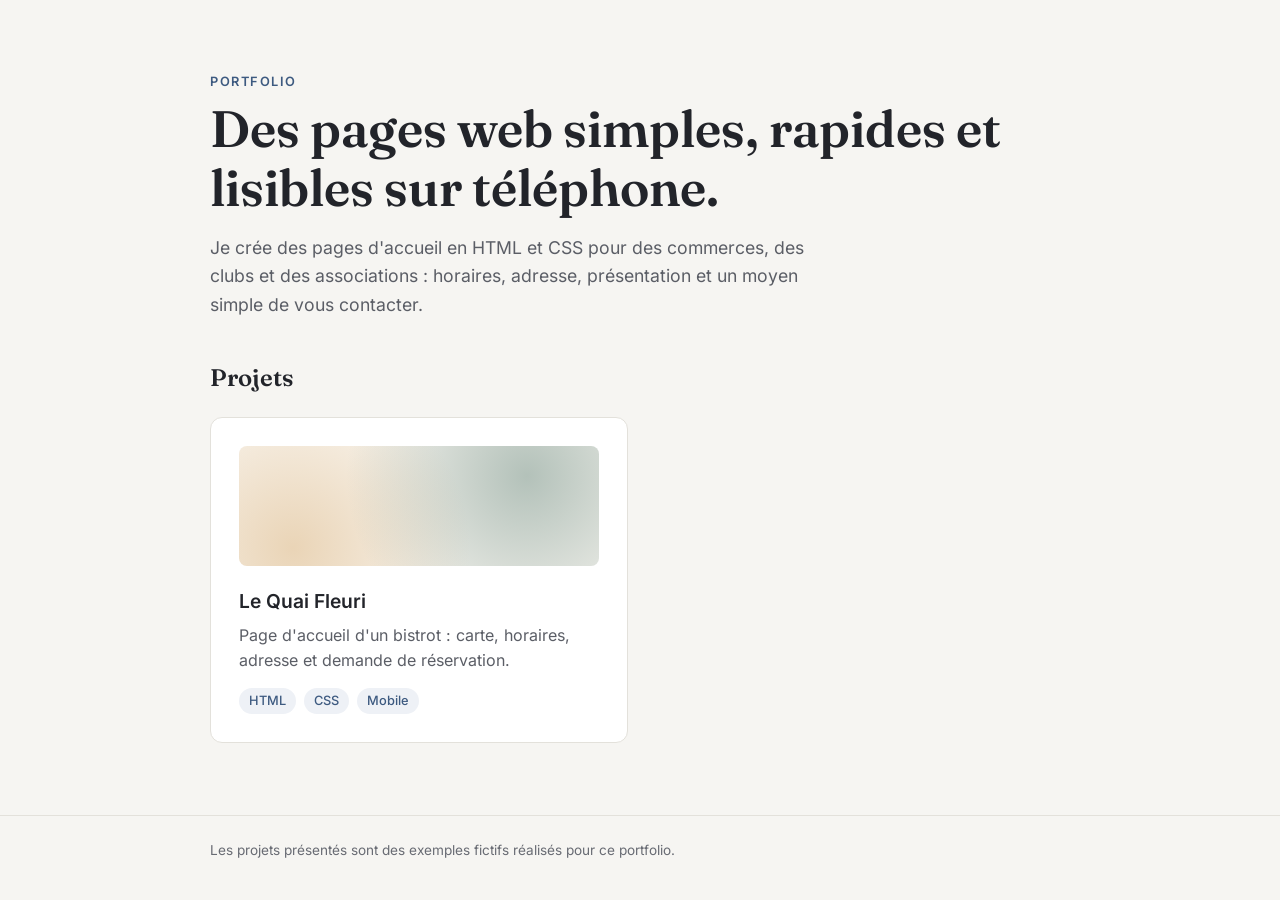
<file: index.html>
<!DOCTYPE html>
<html lang="fr">
<head>
  <meta charset="UTF-8">
  <meta name="viewport" content="width=device-width, initial-scale=1">
  <title>Portfolio — pages web en HTML/CSS</title>
  <meta name="description" content="Exemples de pages web simples, rapides et adaptées au mobile, en HTML et CSS.">

  <!-- Favicon : la petite icône affichée dans l'onglet du navigateur -->
  <link rel="icon" href="favicon.svg" type="image/svg+xml">

  <!-- Aperçu quand on partage le lien (WhatsApp, Instagram, LinkedIn…).
       « og » = Open Graph, le format lu par les réseaux sociaux.
       L'image doit avoir une adresse complète (avec https://). -->
  <meta property="og:type" content="website">
  <meta property="og:title" content="Portfolio — pages web en HTML/CSS">
  <meta property="og:description" content="Des pages web simples, rapides et lisibles sur téléphone.">
  <meta property="og:image" content="https://lemansiteweb.github.io/apercu.png">
  <meta property="og:url" content="https://lemansiteweb.github.io/">
  <!-- Polices copiées dans le site : rien n'est chargé chez Google -->
  <link rel="stylesheet" href="polices/polices.css">

  <!-- Page d'accueil du portfolio : le style est directement ici, car il est court -->
  <style>
    *, *::before, *::after { box-sizing: border-box; }

    body {
      margin: 0;
      font-family: "Inter", Arial, sans-serif;
      line-height: 1.6;
      color: #22242a;
      background: #f6f5f2;
    }

    .conteneur {
      max-width: 900px;
      margin: 0 auto;
      padding: 0 20px;
    }

    header {
      padding: 72px 0 40px;
    }

    .surtitre {
      margin: 0 0 8px;
      font-size: 0.8rem;
      font-weight: 600;
      letter-spacing: 0.12em;
      text-transform: uppercase;
      color: #3d5a80;
    }

    h1 {
      margin: 0 0 16px;
      font-family: "Fraunces", Georgia, serif;
      font-size: clamp(2rem, 6vw, 3.2rem);
      line-height: 1.15;
    }

    .intro {
      max-width: 36em;
      margin: 0;
      font-size: 1.1rem;
      color: #5b5e66;
    }

    h2 {
      margin: 0 0 20px;
      font-family: "Fraunces", Georgia, serif;
      font-size: 1.5rem;
    }

    /* Grille des projets : 1 colonne sur téléphone, 2 sur grand écran */
    .projets {
      display: grid;
      gap: 24px;
      padding-bottom: 72px;
    }

    @media (min-width: 720px) {
      .projets { grid-template-columns: 1fr 1fr; }
    }

    /* Une carte de projet entièrement cliquable */
    .projet {
      display: block;
      padding: 28px;
      background: #fff;
      border: 1px solid #e3e1db;
      border-radius: 12px;
      color: inherit;
      text-decoration: none;
      transition: transform 0.2s, box-shadow 0.2s;
    }

    .projet:hover,
    .projet:focus-visible {
      transform: translateY(-3px);
      box-shadow: 0 10px 24px rgba(0, 0, 0, 0.08);
    }

    /* Aperçu coloré qui rappelle les couleurs du projet */
    .apercu {
      height: 120px;
      margin-bottom: 20px;
      border-radius: 8px;
      background:
        radial-gradient(circle at 80% 25%, rgba(47, 93, 80, 0.35), transparent 60%),
        radial-gradient(circle at 15% 85%, rgba(214, 170, 110, 0.45), transparent 55%),
        #faf7f2;
    }

    .projet h3 {
      margin: 0 0 6px;
      font-size: 1.2rem;
    }

    .projet p {
      margin: 0 0 14px;
      color: #5b5e66;
    }

    .etiquettes {
      display: flex;
      flex-wrap: wrap;
      gap: 8px;
      margin: 0;
      padding: 0;
      list-style: none;
    }

    .etiquettes li {
      padding: 3px 10px;
      border-radius: 999px;
      background: #eef1f6;
      font-size: 0.8rem;
      font-weight: 500;
      color: #3d5a80;
    }

    footer {
      padding: 24px 0;
      border-top: 1px solid #e3e1db;
      font-size: 0.85rem;
      /* Gris assez foncé pour rester lisible : contraste 4,9 (minimum conseillé : 4,5) */
      color: #686b73;
    }
  </style>
</head>
<body>

  <header>
    <div class="conteneur">
      <p class="surtitre">Portfolio</p>
      <h1>Des pages web simples, rapides et lisibles sur téléphone.</h1>
      <p class="intro">
        Je crée des pages d'accueil en HTML et CSS pour des commerces,
        des clubs et des associations : horaires, adresse, présentation
        et un moyen simple de vous contacter.
      </p>
    </div>
  </header>

  <main class="conteneur">
    <h2>Projets</h2>
    <div class="projets">
      <a class="projet" href="restaurant/">
        <div class="apercu" aria-hidden="true"></div>
        <h3>Le Quai Fleuri</h3>
        <p>Page d'accueil d'un bistrot : carte, horaires, adresse et demande de réservation.</p>
        <ul class="etiquettes">
          <li>HTML</li>
          <li>CSS</li>
          <li>Mobile</li>
        </ul>
      </a>
    </div>
  </main>

  <footer>
    <div class="conteneur">
      Les projets présentés sont des exemples fictifs réalisés pour ce portfolio.
    </div>
  </footer>

</body>
</html>
</file>
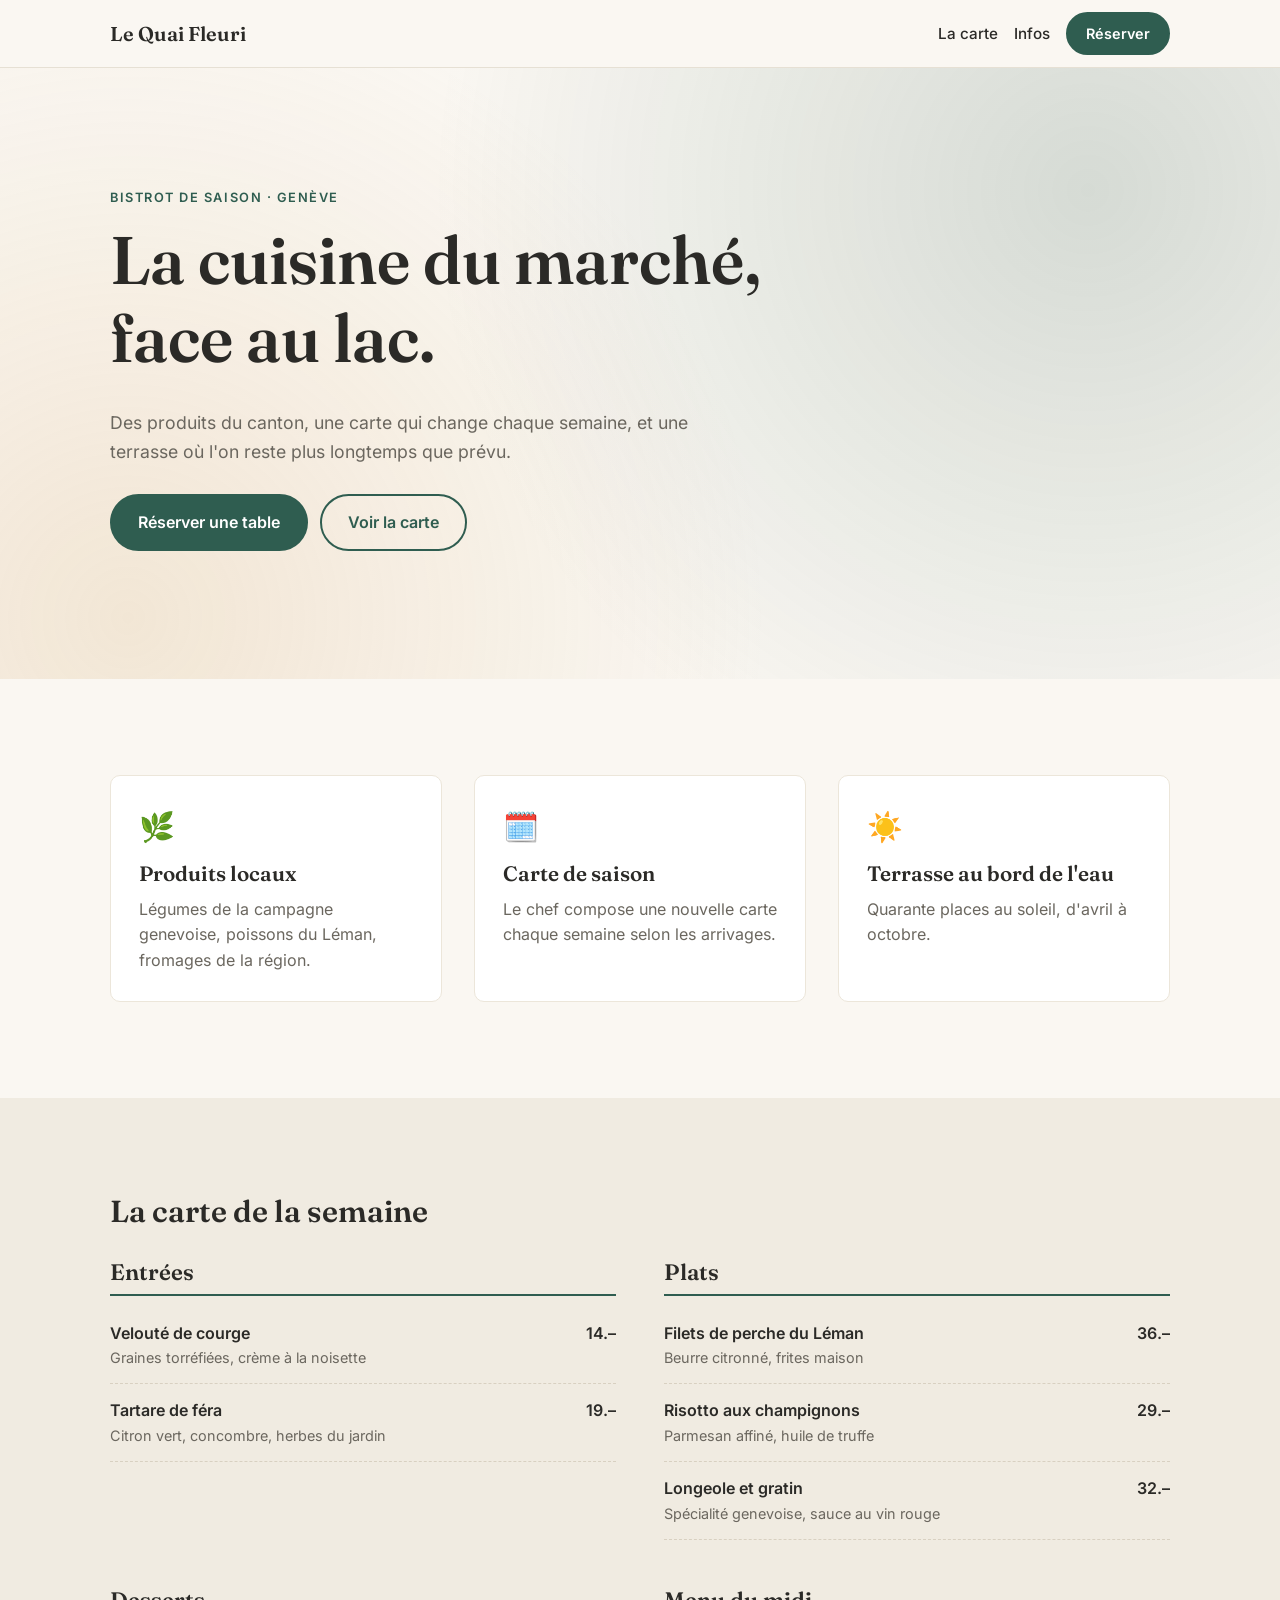
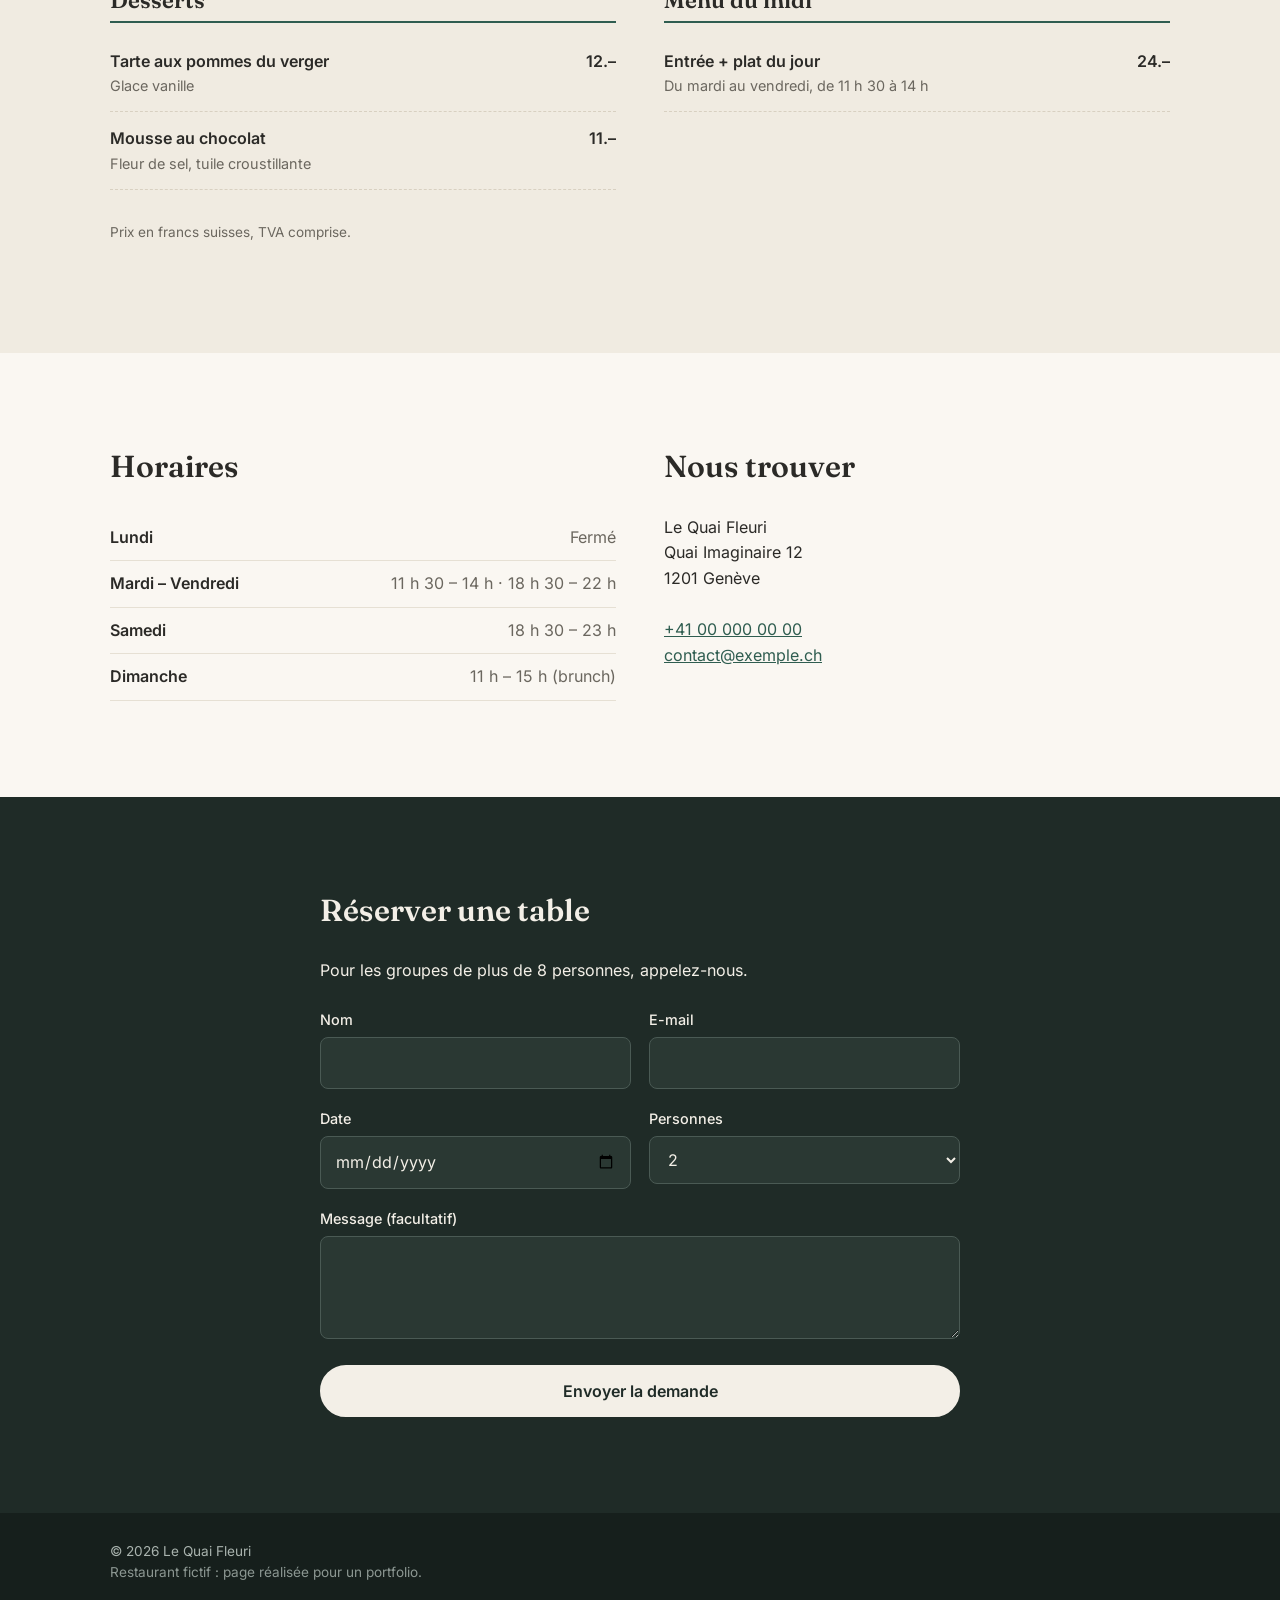
<file: restaurant/index.html>
<!DOCTYPE html>
<!-- La langue de la page : aide Google et les lecteurs d'écran -->
<html lang="fr">
<head>
  <!-- Encodage : permet d'afficher les accents correctement -->
  <meta charset="UTF-8">
  <!-- Indispensable pour le mobile : la page prend la largeur de l'écran -->
  <meta name="viewport" content="width=device-width, initial-scale=1">
  <title>Le Quai Fleuri — Bistrot à Genève</title>
  <!-- Texte affiché sous le titre dans les résultats Google -->
  <meta name="description" content="Bistrot de saison au bord du lac, à Genève. Cuisine du marché, produits locaux. Projet fictif de portfolio.">

  <!-- Favicon : la petite icône affichée dans l'onglet du navigateur -->
  <link rel="icon" href="favicon.svg" type="image/svg+xml">

  <!-- Aperçu quand on partage le lien (Open Graph, lu par les réseaux sociaux). -->
  <meta property="og:type" content="website">
  <meta property="og:title" content="Le Quai Fleuri — Bistrot à Genève">
  <meta property="og:description" content="La cuisine du marché, face au lac. Projet fictif de portfolio.">
  <meta property="og:image" content="https://lemansiteweb.github.io/restaurant/apercu.png">
  <meta property="og:url" content="https://lemansiteweb.github.io/restaurant/">

  <!-- Deux polices gratuites : une élégante pour les titres, une lisible pour le texte.
       Elles sont copiées dans le site (dossier polices/) : rien n'est chargé chez Google. -->
  <link rel="stylesheet" href="../polices/polices.css">

  <!-- Notre feuille de style -->
  <link rel="stylesheet" href="style.css">
</head>
<body>

  <!-- ===== EN-TÊTE : logo + menu de navigation ===== -->
  <header class="entete">
    <div class="conteneur entete__contenu">
      <a href="#accueil" class="logo">Le Quai Fleuri</a>
      <nav aria-label="Navigation principale">
        <ul class="nav">
          <li><a href="#carte">La carte</a></li>
          <li><a href="#infos">Infos</a></li>
          <li><a href="#reserver" class="bouton bouton--petit">Réserver</a></li>
        </ul>
      </nav>
    </div>
  </header>

  <main>

    <!-- ===== SECTION 1 : la grande accroche ===== -->
    <section id="accueil" class="accroche">
      <div class="conteneur">
        <p class="surtitre">Bistrot de saison · Genève</p>
        <h1>La cuisine du marché,<br>face au lac.</h1>
        <p class="accroche__texte">
          Des produits du canton, une carte qui change chaque semaine,
          et une terrasse où l'on reste plus longtemps que prévu.
        </p>
        <div class="accroche__boutons">
          <a href="#reserver" class="bouton">Réserver une table</a>
          <a href="#carte" class="bouton bouton--contour">Voir la carte</a>
        </div>
      </div>
    </section>

    <!-- ===== SECTION 2 : trois points forts ===== -->
    <section class="section">
      <div class="conteneur">
        <!-- Une grille de 3 cartes : 1 colonne sur téléphone, 3 sur ordinateur (voir CSS) -->
        <div class="grille-3">
          <article class="atout">
            <span class="atout__icone" aria-hidden="true">🌿</span>
            <h2>Produits locaux</h2>
            <p>Légumes de la campagne genevoise, poissons du Léman, fromages de la région.</p>
          </article>
          <article class="atout">
            <span class="atout__icone" aria-hidden="true">🗓️</span>
            <h2>Carte de saison</h2>
            <p>Le chef compose une nouvelle carte chaque semaine selon les arrivages.</p>
          </article>
          <article class="atout">
            <span class="atout__icone" aria-hidden="true">☀️</span>
            <h2>Terrasse au bord de l'eau</h2>
            <p>Quarante places au soleil, d'avril à octobre.</p>
          </article>
        </div>
      </div>
    </section>

    <!-- ===== SECTION 3 : la carte ===== -->
    <section id="carte" class="section section--fond">
      <div class="conteneur">
        <h2 class="titre-section">La carte de la semaine</h2>

        <div class="grille-2">
          <!-- Chaque catégorie est une liste de plats -->
          <div class="categorie">
            <h3>Entrées</h3>
            <ul class="plats">
              <li class="plat">
                <div>
                  <p class="plat__nom">Velouté de courge</p>
                  <p class="plat__desc">Graines torréfiées, crème à la noisette</p>
                </div>
                <span class="plat__prix">14.–</span>
              </li>
              <li class="plat">
                <div>
                  <p class="plat__nom">Tartare de féra</p>
                  <p class="plat__desc">Citron vert, concombre, herbes du jardin</p>
                </div>
                <span class="plat__prix">19.–</span>
              </li>
            </ul>
          </div>

          <div class="categorie">
            <h3>Plats</h3>
            <ul class="plats">
              <li class="plat">
                <div>
                  <p class="plat__nom">Filets de perche du Léman</p>
                  <p class="plat__desc">Beurre citronné, frites maison</p>
                </div>
                <span class="plat__prix">36.–</span>
              </li>
              <li class="plat">
                <div>
                  <p class="plat__nom">Risotto aux champignons</p>
                  <p class="plat__desc">Parmesan affiné, huile de truffe</p>
                </div>
                <span class="plat__prix">29.–</span>
              </li>
              <li class="plat">
                <div>
                  <p class="plat__nom">Longeole et gratin</p>
                  <p class="plat__desc">Spécialité genevoise, sauce au vin rouge</p>
                </div>
                <span class="plat__prix">32.–</span>
              </li>
            </ul>
          </div>

          <div class="categorie">
            <h3>Desserts</h3>
            <ul class="plats">
              <li class="plat">
                <div>
                  <p class="plat__nom">Tarte aux pommes du verger</p>
                  <p class="plat__desc">Glace vanille</p>
                </div>
                <span class="plat__prix">12.–</span>
              </li>
              <li class="plat">
                <div>
                  <p class="plat__nom">Mousse au chocolat</p>
                  <p class="plat__desc">Fleur de sel, tuile croustillante</p>
                </div>
                <span class="plat__prix">11.–</span>
              </li>
            </ul>
          </div>

          <div class="categorie">
            <h3>Menu du midi</h3>
            <ul class="plats">
              <li class="plat">
                <div>
                  <p class="plat__nom">Entrée + plat du jour</p>
                  <p class="plat__desc">Du mardi au vendredi, de 11 h 30 à 14 h</p>
                </div>
                <span class="plat__prix">24.–</span>
              </li>
            </ul>
          </div>
        </div>

        <p class="note">Prix en francs suisses, TVA comprise.</p>
      </div>
    </section>

    <!-- ===== SECTION 4 : horaires et adresse ===== -->
    <section id="infos" class="section">
      <div class="conteneur grille-2">
        <div>
          <h2 class="titre-section">Horaires</h2>
          <!-- Une liste de définitions (dl) : parfait pour des paires jour / horaire -->
          <dl class="horaires">
            <div><dt>Lundi</dt><dd>Fermé</dd></div>
            <div><dt>Mardi – Vendredi</dt><dd>11 h 30 – 14 h · 18 h 30 – 22 h</dd></div>
            <div><dt>Samedi</dt><dd>18 h 30 – 23 h</dd></div>
            <div><dt>Dimanche</dt><dd>11 h – 15 h (brunch)</dd></div>
          </dl>
        </div>
        <div>
          <h2 class="titre-section">Nous trouver</h2>
          <!-- La balise address sert aux coordonnées de contact -->
          <address class="adresse">
            Le Quai Fleuri<br>
            Quai Imaginaire 12<br>
            1201 Genève<br><br>
            <a href="tel:+41000000000">+41 00 000 00 00</a><br>
            <a href="mailto:contact@exemple.ch">contact@exemple.ch</a>
          </address>
        </div>
      </div>
    </section>

    <!-- ===== SECTION 5 : formulaire de réservation ===== -->
    <section id="reserver" class="section section--sombre">
      <div class="conteneur conteneur--etroit">
        <h2 class="titre-section">Réserver une table</h2>
        <p>Pour les groupes de plus de 8 personnes, appelez-nous.</p>

        <!-- Formulaire de démonstration : il n'envoie rien (action="#").
             Pour un vrai client, on le relierait à un service comme Formspree. -->
        <form class="formulaire" action="#" method="post">
          <div class="champ">
            <!-- Le "for" du label correspond à l'"id" du champ : cliquer sur le texte active le champ -->
            <label for="nom">Nom</label>
            <input type="text" id="nom" name="nom" autocomplete="name" required>
          </div>
          <div class="champ">
            <label for="email">E-mail</label>
            <input type="email" id="email" name="email" autocomplete="email" required>
          </div>
          <div class="champ">
            <label for="date">Date</label>
            <input type="date" id="date" name="date" required>
          </div>
          <div class="champ">
            <label for="personnes">Personnes</label>
            <select id="personnes" name="personnes">
              <option>1</option>
              <option selected>2</option>
              <option>3</option>
              <option>4</option>
              <option>5</option>
              <option>6</option>
              <option>7</option>
              <option>8</option>
            </select>
          </div>
          <div class="champ champ--large">
            <label for="message">Message (facultatif)</label>
            <textarea id="message" name="message" rows="3"></textarea>
          </div>
          <button type="submit" class="bouton bouton--clair champ--large">Envoyer la demande</button>
        </form>
      </div>
    </section>

  </main>

  <!-- ===== PIED DE PAGE ===== -->
  <footer class="pied">
    <div class="conteneur">
      <p>© 2026 Le Quai Fleuri</p>
      <p class="pied__mention">Restaurant fictif : page réalisée pour un portfolio.</p>
    </div>
  </footer>

</body>
</html>
</file>
<file: polices/polices.css>
/* Polices copiées dans le site (au lieu de les charger chez Google Fonts).
   Avantage : le navigateur du visiteur ne contacte aucun autre site,
   donc aucune donnée n'est envoyée à Google.
   Fraunces et Inter sont sous licence libre SIL Open Font License.
   Ce sont des polices « variables » : un seul fichier contient toutes les graisses. */

@font-face {
  font-family: "Fraunces";
  font-style: normal;
  font-weight: 400 600;
  font-display: swap;
  src: url("fraunces.woff2") format("woff2");
}

@font-face {
  font-family: "Inter";
  font-style: normal;
  font-weight: 400 600;
  font-display: swap;
  src: url("inter.woff2") format("woff2");
}
</file>
<file: restaurant/style.css>
/* =========================================================
   LE QUAI FLEURI — feuille de style
   Approche "mobile d'abord" : on écrit d'abord le style
   pour téléphone, puis on l'adapte aux grands écrans
   avec des @media en bas du fichier.
   ========================================================= */


/* ---------- 1. VARIABLES ----------
   On range les couleurs et les tailles ici.
   Pour changer la couleur principale du site entier,
   il suffit de modifier une seule ligne. */
:root {
  --couleur-fond: #faf7f2;        /* crème clair */
  --couleur-fond-2: #f0ebe1;      /* crème plus foncé, pour alterner les sections */
  --couleur-texte: #2b2a27;       /* presque noir, plus doux que le noir pur */
  --couleur-texte-doux: #6b675f;  /* gris chaud pour les descriptions */
  --couleur-accent: #2f5d50;      /* vert lac */
  --couleur-accent-fonce: #234539;
  --couleur-sombre: #1f2b27;      /* fond de la section réservation */

  --police-titre: "Fraunces", Georgia, serif;
  --police-texte: "Inter", Arial, sans-serif;

  --rayon: 10px;                  /* arrondi des coins */
  --largeur-max: 1100px;          /* largeur maximale du contenu */
}


/* ---------- 2. BASE ---------- */

/* box-sizing: border-box = la largeur d'un élément inclut ses bordures et marges intérieures.
   Ça rend les tailles beaucoup plus prévisibles. */
*,
*::before,
*::after {
  box-sizing: border-box;
}

html {
  scroll-behavior: smooth; /* défilement doux quand on clique sur un lien du menu */
}

body {
  margin: 0;
  font-family: var(--police-texte);
  font-size: 1rem;          /* 1rem = 16 pixels par défaut */
  line-height: 1.6;         /* espace entre les lignes : plus lisible */
  color: var(--couleur-texte);
  background: var(--couleur-fond);
}

h1, h2, h3 {
  font-family: var(--police-titre);
  font-weight: 600;
  line-height: 1.15;
  margin: 0 0 0.5em;
}

p {
  margin: 0 0 1em;
}

a {
  color: var(--couleur-accent);
}


/* ---------- 3. MISE EN PAGE ---------- */

/* Le conteneur centre le contenu et laisse 20 px de marge sur les côtés du téléphone */
.conteneur {
  max-width: var(--largeur-max);
  margin: 0 auto;        /* "auto" à gauche et à droite = centré */
  padding: 0 20px;
}

.conteneur--etroit {
  max-width: 680px;
}

.section {
  padding: 64px 0;
}

.section--fond {
  background: var(--couleur-fond-2);
}

.section--sombre {
  background: var(--couleur-sombre);
  color: #f3efe7;
}

.titre-section {
  font-size: 1.9rem;
  margin-bottom: 1em;
}

/* Grilles : sur téléphone, tout est en 1 colonne.
   Les colonnes supplémentaires arrivent dans les @media plus bas. */
.grille-2,
.grille-3 {
  display: grid;
  gap: 32px;
}


/* ---------- 4. BOUTONS ---------- */

.bouton {
  display: inline-block;
  padding: 14px 26px;
  border-radius: 999px;   /* très grand arrondi = forme de pilule */
  border: 2px solid var(--couleur-accent);
  background: var(--couleur-accent);
  color: #fff;
  font-family: inherit;
  font-size: 1rem;
  font-weight: 600;
  text-decoration: none;
  cursor: pointer;
  transition: background 0.2s, color 0.2s; /* changement de couleur en douceur */
}

/* :hover = au survol de la souris ; :focus-visible = quand on navigue au clavier */
.bouton:hover,
.bouton:focus-visible {
  background: var(--couleur-accent-fonce);
  border-color: var(--couleur-accent-fonce);
}

.bouton--contour {
  background: transparent;
  color: var(--couleur-accent);
}

.bouton--contour:hover,
.bouton--contour:focus-visible {
  color: #fff;
}

.bouton--petit {
  padding: 8px 18px;
  font-size: 0.9rem;
}

.bouton--clair {
  background: #f3efe7;
  border-color: #f3efe7;
  color: var(--couleur-sombre);
}

.bouton--clair:hover,
.bouton--clair:focus-visible {
  background: #fff;
  border-color: #fff;
  color: var(--couleur-sombre);
}


/* ---------- 5. EN-TÊTE ---------- */

.entete {
  position: sticky;   /* l'en-tête reste collé en haut quand on défile */
  top: 0;
  z-index: 10;        /* passe au-dessus du reste de la page */
  background: rgba(250, 247, 242, 0.92);
  backdrop-filter: blur(8px);   /* flou derrière l'en-tête */
  border-bottom: 1px solid #e6e0d4;
}

/* Flexbox : aligne le logo à gauche et le menu à droite */
.entete__contenu {
  display: flex;
  align-items: center;
  justify-content: space-between;
  gap: 12px;
  padding-top: 12px;
  padding-bottom: 12px;
}

.logo {
  font-family: var(--police-titre);
  font-size: 1.25rem;
  font-weight: 600;
  color: var(--couleur-texte);
  text-decoration: none;
}

.nav {
  display: flex;
  align-items: center;
  gap: 16px;
  margin: 0;
  padding: 0;
  list-style: none;   /* enlève les puces de la liste */
}

.nav a:not(.bouton) {
  color: var(--couleur-texte);
  text-decoration: none;
  font-weight: 500;
  font-size: 0.95rem;
}

.nav a:not(.bouton):hover {
  color: var(--couleur-accent);
}

/* Sur très petit écran, on cache les liens texte pour garder seulement "Réserver" */
.nav li:not(:last-child) {
  display: none;
}


/* ---------- 6. ACCROCHE ---------- */

.accroche {
  padding: 72px 0 80px;
  /* Dégradé en fond : remplace une photo, sans fichier image à charger */
  background:
    radial-gradient(circle at 85% 20%, rgba(47, 93, 80, 0.18), transparent 55%),
    radial-gradient(circle at 10% 90%, rgba(214, 170, 110, 0.22), transparent 50%),
    var(--couleur-fond);
}

.surtitre {
  text-transform: uppercase;
  letter-spacing: 0.12em;
  font-size: 0.8rem;
  font-weight: 600;
  color: var(--couleur-accent);
}

.accroche h1 {
  /* clamp(min, idéal, max) : la taille s'adapte à la largeur de l'écran */
  font-size: clamp(2.3rem, 7vw, 4.2rem);
}

.accroche__texte {
  max-width: 34em;   /* lignes pas trop longues = plus faciles à lire */
  font-size: 1.1rem;
  color: var(--couleur-texte-doux);
}

.accroche__boutons {
  display: flex;
  flex-wrap: wrap;   /* les boutons passent à la ligne s'il n'y a pas la place */
  gap: 12px;
  margin-top: 28px;
}


/* ---------- 7. POINTS FORTS ---------- */

.atout {
  padding: 28px;
  background: #fff;
  border-radius: var(--rayon);
  border: 1px solid #ece6da;
}

.atout__icone {
  font-size: 1.8rem;
}

.atout h2 {
  font-size: 1.3rem;
  margin-top: 12px;
}

.atout p {
  margin: 0;
  color: var(--couleur-texte-doux);
}


/* ---------- 8. LA CARTE ---------- */

.categorie h3 {
  font-size: 1.4rem;
  padding-bottom: 8px;
  border-bottom: 2px solid var(--couleur-accent);
}

.plats {
  margin: 0;
  padding: 0;
  list-style: none;
}

/* Chaque plat : nom et description à gauche, prix à droite */
.plat {
  display: flex;
  justify-content: space-between;
  align-items: baseline;
  gap: 16px;
  padding: 14px 0;
  border-bottom: 1px dashed #d8d0c1;
}

.plat__nom {
  margin: 0;
  font-weight: 600;
}

.plat__desc {
  margin: 0;
  font-size: 0.9rem;
  color: var(--couleur-texte-doux);
}

.plat__prix {
  font-weight: 600;
  white-space: nowrap;   /* le prix ne se coupe jamais en deux lignes */
}

.note {
  margin-top: 32px;
  font-size: 0.85rem;
  color: var(--couleur-texte-doux);
}


/* ---------- 9. HORAIRES ET ADRESSE ---------- */

.horaires {
  margin: 0;
}

.horaires div {
  display: flex;
  justify-content: space-between;
  gap: 16px;
  padding: 10px 0;
  border-bottom: 1px solid #e6e0d4;
}

.horaires dt {
  font-weight: 600;
}

.horaires dd {
  margin: 0;
  text-align: right;
  color: var(--couleur-texte-doux);
}

.adresse {
  font-style: normal;   /* le navigateur met <address> en italique par défaut */
}


/* ---------- 10. FORMULAIRE ---------- */

.formulaire {
  display: grid;
  gap: 18px;
  margin-top: 24px;
}

.champ label {
  display: block;
  margin-bottom: 6px;
  font-size: 0.9rem;
  font-weight: 500;
}

.champ input,
.champ select,
.champ textarea {
  width: 100%;
  padding: 12px 14px;
  border: 1px solid #4a5a54;
  border-radius: 8px;
  background: #2a3833;
  color: #f3efe7;
  font: inherit;   /* les champs prennent la même police que la page */
}

/* Contour visible quand on clique dans un champ : important pour l'accessibilité */
.champ input:focus,
.champ select:focus,
.champ textarea:focus {
  outline: 2px solid #c9e2d8;
  outline-offset: 1px;
}


/* ---------- 11. PIED DE PAGE ---------- */

.pied {
  padding: 28px 0;
  background: #161f1c;
  color: #a9b3ae;
  font-size: 0.85rem;
}

.pied p {
  margin: 0;
}

.pied__mention {
  margin-top: 4px;
  /* Une couleur fixe plutôt qu'une transparence (opacity),
     pour garder un contraste lisible : 5,6 (minimum conseillé : 4,5) */
  color: #8c9792;
}


/* =========================================================
   ADAPTATION AUX GRANDS ÉCRANS
   min-width: 480px = "à partir de 480 pixels de large"
   ========================================================= */

/* Petit téléphone en largeur et plus : on réaffiche les liens du menu */
@media (min-width: 480px) {
  .nav li:not(:last-child) {
    display: list-item;
  }
}

/* Tablette et plus */
@media (min-width: 720px) {
  .section {
    padding: 96px 0;
  }

  .accroche {
    padding: 120px 0 128px;
  }

  .grille-2 {
    grid-template-columns: 1fr 1fr;   /* 2 colonnes de même largeur */
    gap: 48px;
  }

  /* Formulaire sur 2 colonnes ; les champs "larges" prennent toute la ligne */
  .formulaire {
    grid-template-columns: 1fr 1fr;
  }

  .champ--large {
    grid-column: 1 / -1;
  }
}

/* Ordinateur */
@media (min-width: 960px) {
  .grille-3 {
    grid-template-columns: repeat(3, 1fr);   /* 3 colonnes */
  }
}
</file>
